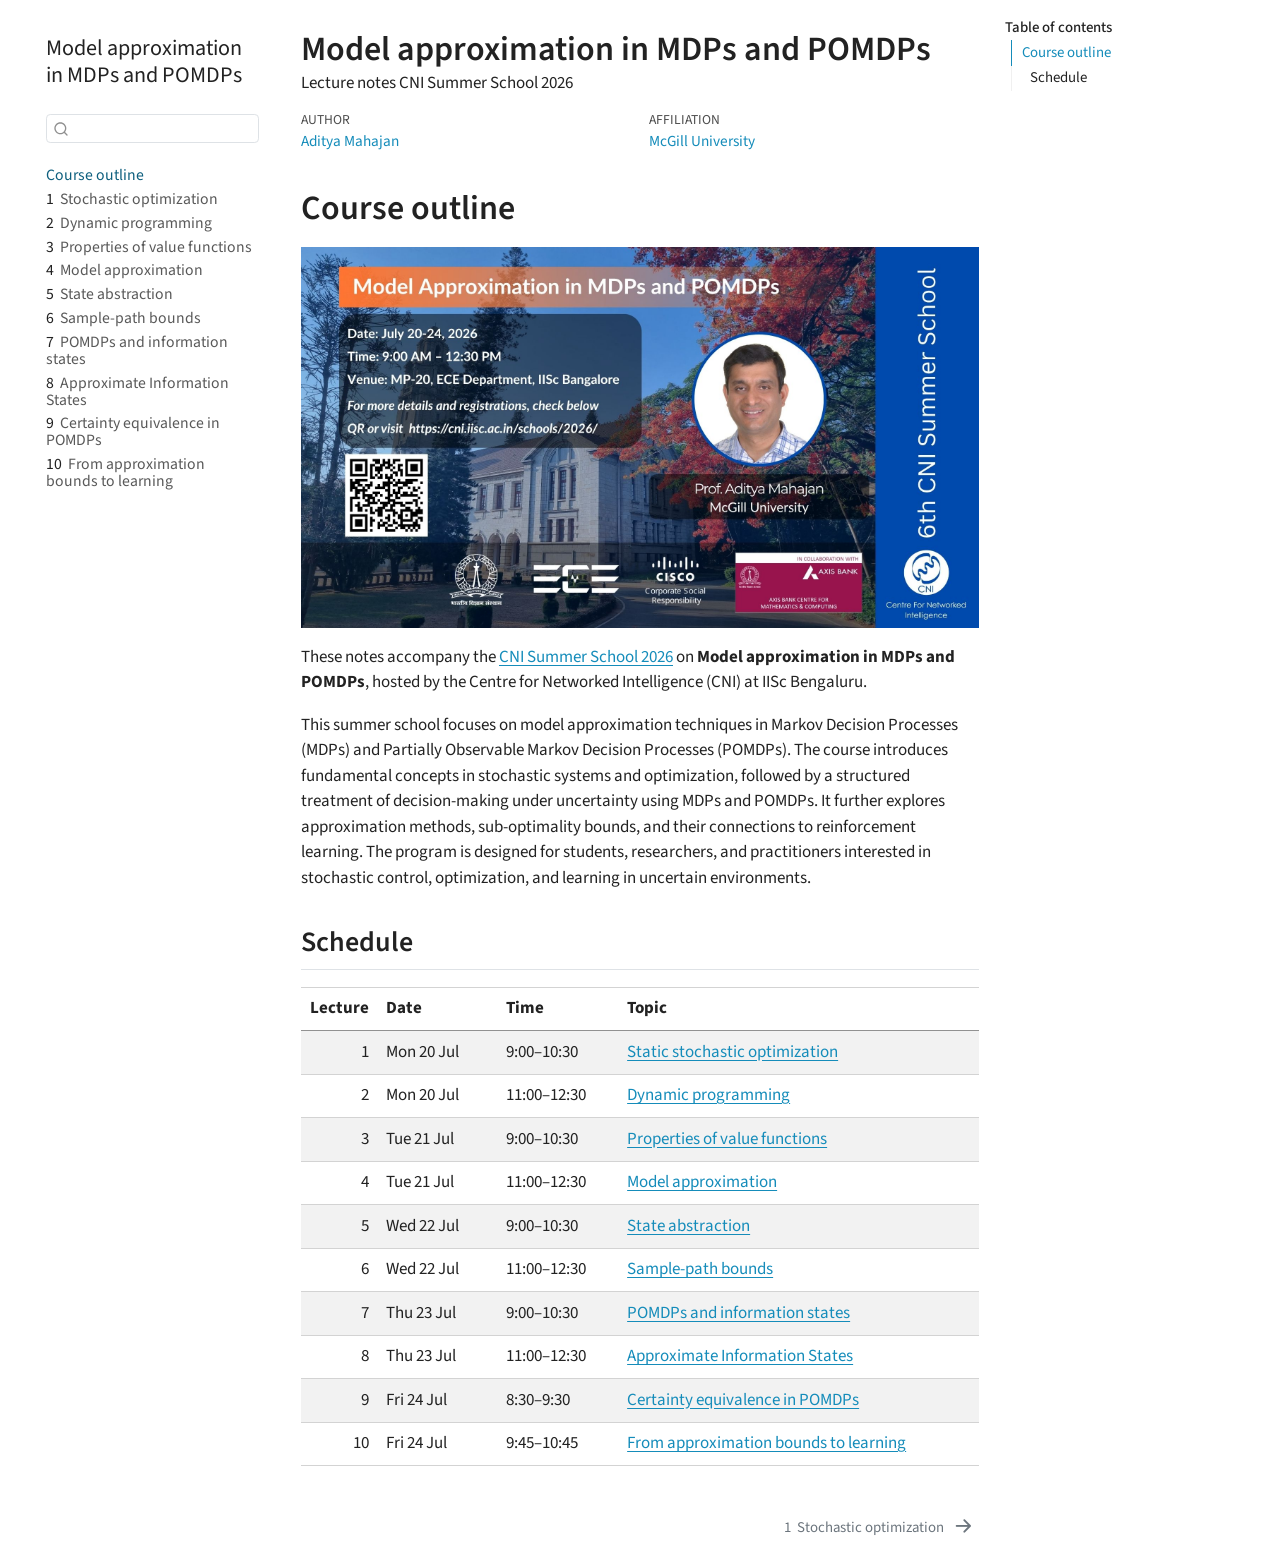
<file: index.html>
<!DOCTYPE html>
<html xmlns="http://www.w3.org/1999/xhtml" lang="en" xml:lang="en"><head>

<meta charset="utf-8">
<meta name="generator" content="quarto-1.10.19">

<meta name="viewport" content="width=device-width, initial-scale=1.0, user-scalable=yes">

<meta name="author" content="Aditya Mahajan">
<meta name="description" content="Lecture notes CNI Summer School 2026">

<title>Model approximation in MDPs and POMDPs</title>
<style>
/* Default styles provided by pandoc.
** See https://pandoc.org/MANUAL.html#variables-for-html for config info.
*/
span.smallcaps{font-variant: small-caps;}
div.columns{display: flex; gap: 1.5em;}
div.column{flex: auto;}
@media screen {
div.columns{gap: min(4vw, 1.5em);}
div.column{overflow-x: auto;}
}
div.hanging-indent{margin-left: 1.5em; text-indent: -1.5em;}
ul.task-list{list-style: none;}
ul.task-list li input[type="checkbox"] {
  width: 0.8em;
  margin: 0 0.8em 0.2em -1em; /* quarto-specific, see https://github.com/quarto-dev/quarto-cli/issues/4556 */ 
  vertical-align: middle;
}
</style>


<script src="site_libs/quarto-nav/quarto-nav.js"></script>
<script src="site_libs/quarto-nav/headroom.min.js"></script>
<script src="site_libs/clipboard/clipboard.min.js"></script>
<script src="site_libs/quarto-search/autocomplete.umd.js"></script>
<script src="site_libs/quarto-search/fuse.min.js"></script>
<script src="site_libs/quarto-search/quarto-search.js"></script>
<meta name="quarto:offset" content="./">
<link href="./lectures/static-optimization.html" rel="next">
<script src="site_libs/quarto-html/quarto.js" type="module"></script>
<script src="site_libs/quarto-html/tabsets/tabsets.js" type="module"></script>
<script src="site_libs/quarto-html/popper.min.js"></script>
<script src="site_libs/quarto-html/tippy.umd.min.js"></script>
<script src="site_libs/quarto-html/anchor.min.js"></script>
<link href="site_libs/quarto-html/tippy.css" rel="stylesheet">
<link href="site_libs/quarto-html/quarto-syntax-highlighting-bf27225e3a48a9273f3daa8f8e829971.css" rel="stylesheet" id="quarto-text-highlighting-styles">
<script src="site_libs/bootstrap/bootstrap.min.js"></script>
<link href="site_libs/bootstrap/bootstrap-icons.css" rel="stylesheet">
<link href="site_libs/bootstrap/bootstrap-6243d15666c14412e527da985cebddce.min.css" rel="stylesheet" append-hash="true" id="quarto-bootstrap" data-mode="light">
<script id="quarto-search-options" type="application/json">{
  "location": "sidebar",
  "copy-button": false,
  "collapse-after": 3,
  "panel-placement": "start",
  "type": "textbox",
  "limit": 50,
  "keyboard-shortcut": [
    "f",
    "/",
    "s"
  ],
  "show-item-context": false,
  "language": {
    "search-no-results-text": "No results",
    "search-matching-documents-text": "matching documents",
    "search-copy-link-title": "Copy link to search",
    "search-hide-matches-text": "Hide additional matches",
    "search-more-match-text": "more match in this document",
    "search-more-matches-text": "more matches in this document",
    "search-clear-button-title": "Clear",
    "search-text-placeholder": "",
    "search-detached-cancel-button-title": "Cancel",
    "search-submit-button-title": "Submit",
    "search-label": "Search"
  }
}</script>
<script>
// https://github.com/mathjax/MathJax/issues/2744#issuecomment-1658624747
// To fix the bug that uppercase unicode letters are shown in italic
window.MathJax = {
  loader: {
    load: ['[tex]/mathtools']
  },
  startup: {
    ready() {
      const {RANGES} = MathJax._.core.MmlTree.OperatorDictionary;
      const {TEXCLASS} = MathJax._.core.MmlTree.MmlNode;
      RANGES.splice(4, 1,
        [0x0370, 0x0385, TEXCLASS.ORD, 'mi'],
        [0x0386, 0x3AB, TEXCLASS.ORD, 'mi', 'normal'],
        [0x03AC, 0x1A20, TEXCLASS.ORD, 'mi']
      );
      MathJax.startup.defaultReady();
    }
  },
  tex: {
    packages: {'[+]': ['mathtools']},
    inlineMath: [ ['$','$'], ["\\(","\\)"] ],
    displayMath: [ ['$$','$$'], ["\\[","\\]"] ],
    processEscapes: true,
    tags: "ams",
    macros: {
      PR: "\\mathbb{P}",
      EXP: "\\mathbb{E}",
      LEXP: "\\mathbb{L}",
      "VAR": "\\operatorname{var}",
      COV: "\\operatorname{cov}",
      IND: "\\mathbb{1}",
      ONES: "\\mathbf{1}",
      reals: "\\mathbb{R}",
      integers: "\\mathbb{Z}",
      naturalnumbers: "\\mathbb{N}",
      BLANK: "\\mathfrak{E}",
      TRANS: "\\intercal",
      BELLMAN: "\\mathcal{B}",
      ENV: "\\mathcal{E}",
      DYNAMICS: "\\mathcal{P}",
      ADVANTAGE: "\\mathcal{A}",
      RICCATI: "\\mathcal{R}",
      GAIN: "\\mathcal{G}",
      GREEDY: "\\mathcal{G}",
      MISMATCH: "\\mathcal{D}",
      VEC: "\\operatorname{vec}",
      diag: "\\operatorname{diag}",
      ROWS: "\\operatorname{vec}",
      TR: "\\operatorname{Tr}",   
      SPAN: "\\operatorname{sp}",   
      DRE: "\\operatorname{DRE}",   
      DARE: "\\operatorname{DARE}",   
      LQR: "\\operatorname{LQR}",   
      ALPHABET: ["\\mathcal{#1}", 1],
      MATRIX: ["\\begin{bmatrix} #1 \\end{bmatrix}", 1],
      NORM: ["\\left\\lVert \\mathstrut #1 \\right\\rVert", 1],
      ABS: ["\\left\\lvert \\mathstrut #1 \\right\\rvert", 1],
      SIZE: ["\\left\\lvert \\mathstrut \\ALPHABET #1 \\right\\rvert", 1],
      GRAD: "\\nabla",
      IP: ["\\left\\langle #1, #2 \\right\\rangle", 2]
    },
  },
  options: {
    ignoreHtmlClass: 'tex2jax_ignore',
    processHtmlClass: 'tex2jax_process'
  },
};
</script>
<script async="" data-id="101261731" src="//static.getclicky.com/js"></script>


<link rel="stylesheet" href="lectures/local.css">
</head>

<body class="nav-sidebar floating quarto-light">

<div id="quarto-search-results"></div>
  <header id="quarto-header" class="headroom fixed-top">
  <nav class="quarto-secondary-nav">
    <div class="container-fluid d-flex">
      <button type="button" class="quarto-btn-toggle btn" data-bs-toggle="collapse" role="button" data-bs-target=".quarto-sidebar-collapse-item" aria-controls="quarto-sidebar" aria-expanded="false" aria-label="Toggle sidebar navigation" onclick="if (window.quartoToggleHeadroom) { window.quartoToggleHeadroom(); }">
        <i class="bi bi-layout-text-sidebar-reverse"></i>
      </button>
        <nav class="quarto-page-breadcrumbs" aria-label="breadcrumb"><ol class="breadcrumb"><li class="breadcrumb-item"><a href="./index.html">Course outline</a></li></ol></nav>
        <a class="flex-grow-1" role="navigation" data-bs-toggle="collapse" data-bs-target=".quarto-sidebar-collapse-item" aria-controls="quarto-sidebar" aria-expanded="false" aria-label="Toggle sidebar navigation" onclick="if (window.quartoToggleHeadroom) { window.quartoToggleHeadroom(); }">      
        </a>
      <button type="button" class="btn quarto-search-button" aria-label="Search" onclick="window.quartoOpenSearch();">
        <i class="bi bi-search"></i>
      </button>
    </div>
  </nav>
</header>
<!-- content -->
<div id="quarto-content" class="quarto-container page-columns page-rows-contents page-layout-article">
<!-- sidebar -->
  <nav id="quarto-sidebar" class="sidebar collapse collapse-horizontal quarto-sidebar-collapse-item sidebar-navigation floating overflow-auto">
    <div class="pt-lg-2 mt-2 text-left sidebar-header">
    <div class="sidebar-title mb-0 py-0">
      <a href="./">Model approximation in MDPs and POMDPs</a> 
    </div>
      </div>
        <div class="mt-2 flex-shrink-0 align-items-center">
        <div class="sidebar-search">
        <div id="quarto-search" class="" title="Search"></div>
        </div>
        </div>
    <div class="sidebar-menu-container"> 
    <ul class="list-unstyled mt-1">
        <li class="sidebar-item">
  <div class="sidebar-item-container"> 
  <a href="./index.html" class="sidebar-item-text sidebar-link active">
 <span class="menu-text">Course outline</span></a>
  </div>
</li>
        <li class="sidebar-item">
  <div class="sidebar-item-container"> 
  <a href="./lectures/static-optimization.html" class="sidebar-item-text sidebar-link">
 <span class="menu-text"><span class="chapter-number">1</span>&nbsp; <span class="chapter-title">Stochastic optimization</span></span></a>
  </div>
</li>
        <li class="sidebar-item">
  <div class="sidebar-item-container"> 
  <a href="./lectures/dynamic-programming.html" class="sidebar-item-text sidebar-link">
 <span class="menu-text"><span class="chapter-number">2</span>&nbsp; <span class="chapter-title">Dynamic programming</span></span></a>
  </div>
</li>
        <li class="sidebar-item">
  <div class="sidebar-item-container"> 
  <a href="./lectures/MDP-properties.html" class="sidebar-item-text sidebar-link">
 <span class="menu-text"><span class="chapter-number">3</span>&nbsp; <span class="chapter-title">Properties of value functions</span></span></a>
  </div>
</li>
        <li class="sidebar-item">
  <div class="sidebar-item-container"> 
  <a href="./lectures/model-approximation.html" class="sidebar-item-text sidebar-link">
 <span class="menu-text"><span class="chapter-number">4</span>&nbsp; <span class="chapter-title">Model approximation</span></span></a>
  </div>
</li>
        <li class="sidebar-item">
  <div class="sidebar-item-container"> 
  <a href="./lectures/state-abstraction.html" class="sidebar-item-text sidebar-link">
 <span class="menu-text"><span class="chapter-number">5</span>&nbsp; <span class="chapter-title">State abstraction</span></span></a>
  </div>
</li>
        <li class="sidebar-item">
  <div class="sidebar-item-container"> 
  <a href="./lectures/sample-path-bounds.html" class="sidebar-item-text sidebar-link">
 <span class="menu-text"><span class="chapter-number">6</span>&nbsp; <span class="chapter-title">Sample-path bounds</span></span></a>
  </div>
</li>
        <li class="sidebar-item">
  <div class="sidebar-item-container"> 
  <a href="./lectures/pomdps.html" class="sidebar-item-text sidebar-link">
 <span class="menu-text"><span class="chapter-number">7</span>&nbsp; <span class="chapter-title">POMDPs and information states</span></span></a>
  </div>
</li>
        <li class="sidebar-item">
  <div class="sidebar-item-container"> 
  <a href="./lectures/ais.html" class="sidebar-item-text sidebar-link">
 <span class="menu-text"><span class="chapter-number">8</span>&nbsp; <span class="chapter-title">Approximate Information States</span></span></a>
  </div>
</li>
        <li class="sidebar-item">
  <div class="sidebar-item-container"> 
  <a href="./lectures/certainty-equivalence.html" class="sidebar-item-text sidebar-link">
 <span class="menu-text"><span class="chapter-number">9</span>&nbsp; <span class="chapter-title">Certainty equivalence in POMDPs</span></span></a>
  </div>
</li>
        <li class="sidebar-item">
  <div class="sidebar-item-container"> 
  <a href="./lectures/learning.html" class="sidebar-item-text sidebar-link">
 <span class="menu-text"><span class="chapter-number">10</span>&nbsp; <span class="chapter-title">From approximation bounds to learning</span></span></a>
  </div>
</li>
    </ul>
    </div>
</nav>
<div id="quarto-sidebar-glass" class="quarto-sidebar-collapse-item" data-bs-toggle="collapse" data-bs-target=".quarto-sidebar-collapse-item"></div>
<!-- margin-sidebar -->
    <div id="quarto-margin-sidebar" class="sidebar margin-sidebar">
        <nav id="TOC" role="doc-toc" class="toc-active">
    <h2 id="toc-title">Table of contents</h2>
   
  <ul>
  <li><a href="#course-outline" id="toc-course-outline" class="nav-link active" data-scroll-target="#course-outline">Course outline</a>
  <ul class="collapse">
  <li><a href="#schedule" id="toc-schedule" class="nav-link" data-scroll-target="#schedule">Schedule</a></li>
  </ul></li>
  </ul>
</nav>
    </div>
<!-- main -->
<main class="content" id="quarto-document-content">

<header id="title-block-header" class="quarto-title-block default">
<div class="quarto-title">
<h1 class="title">Model approximation in MDPs and POMDPs</h1>
</div>

<div>
  <div class="description">
    Lecture notes CNI Summer School 2026
  </div>
</div>

<div class="quarto-title-meta-author">
  <div class="quarto-title-meta-heading">Author</div>
  <div class="quarto-title-meta-heading">Affiliation</div>
  
    <div class="quarto-title-meta-contents">
    <p class="author"><a href="https://adityam.github.io">Aditya Mahajan</a> </p>
  </div>
  <div class="quarto-title-meta-contents">
        <p class="affiliation">
            <a href="https://www.mcgill.ca/ece">
            McGill University
            </a>
          </p>
      </div>
  </div>

<div class="quarto-title-meta">

      
  
    
  </div>
  


</header>


<section id="course-outline" class="level1 unnumbered">
<h1 class="unnumbered">Course outline</h1>
<p><img src="static/img/SummerSchool2026Poster.png" class="img-fluid" alt="CNI Summer School 2026 poster"></p>
<p>These notes accompany the <a href="https://cni.iisc.ac.in/schools/2026/">CNI Summer School 2026</a> on <strong>Model approximation in MDPs and POMDPs</strong>, hosted by the Centre for Networked Intelligence (CNI) at IISc Bengaluru.</p>
<p>This summer school focuses on model approximation techniques in Markov Decision Processes (MDPs) and Partially Observable Markov Decision Processes (POMDPs). The course introduces fundamental concepts in stochastic systems and optimization, followed by a structured treatment of decision-making under uncertainty using MDPs and POMDPs. It further explores approximation methods, sub-optimality bounds, and their connections to reinforcement learning. The program is designed for students, researchers, and practitioners interested in stochastic control, optimization, and learning in uncertain environments.</p>
<section id="schedule" class="level2 unnumbered">
<h2 class="unnumbered anchored" data-anchor-id="schedule">Schedule</h2>
<table class="table-striped caption-top table">
<colgroup>
<col style="width: 10%">
<col style="width: 18%">
<col style="width: 18%">
<col style="width: 54%">
</colgroup>
<thead>
<tr class="header">
<th style="text-align: right;">Lecture</th>
<th style="text-align: left;">Date</th>
<th style="text-align: left;">Time</th>
<th style="text-align: left;">Topic</th>
</tr>
</thead>
<tbody>
<tr class="odd">
<td style="text-align: right;">1</td>
<td style="text-align: left;">Mon 20 Jul</td>
<td style="text-align: left;">9:00–10:30</td>
<td style="text-align: left;"><a href="./lectures/static-optimization.html">Static stochastic optimization</a></td>
</tr>
<tr class="even">
<td style="text-align: right;">2</td>
<td style="text-align: left;">Mon 20 Jul</td>
<td style="text-align: left;">11:00–12:30</td>
<td style="text-align: left;"><a href="./lectures/dynamic-programming.html">Dynamic programming</a></td>
</tr>
<tr class="odd">
<td style="text-align: right;">3</td>
<td style="text-align: left;">Tue 21 Jul</td>
<td style="text-align: left;">9:00–10:30</td>
<td style="text-align: left;"><a href="./lectures/MDP-properties.html">Properties of value functions</a></td>
</tr>
<tr class="even">
<td style="text-align: right;">4</td>
<td style="text-align: left;">Tue 21 Jul</td>
<td style="text-align: left;">11:00–12:30</td>
<td style="text-align: left;"><a href="./lectures/model-approximation.html">Model approximation</a></td>
</tr>
<tr class="odd">
<td style="text-align: right;">5</td>
<td style="text-align: left;">Wed 22 Jul</td>
<td style="text-align: left;">9:00–10:30</td>
<td style="text-align: left;"><a href="./lectures/state-abstraction.html">State abstraction</a></td>
</tr>
<tr class="even">
<td style="text-align: right;">6</td>
<td style="text-align: left;">Wed 22 Jul</td>
<td style="text-align: left;">11:00–12:30</td>
<td style="text-align: left;"><a href="./lectures/sample-path-bounds.html">Sample-path bounds</a></td>
</tr>
<tr class="odd">
<td style="text-align: right;">7</td>
<td style="text-align: left;">Thu 23 Jul</td>
<td style="text-align: left;">9:00–10:30</td>
<td style="text-align: left;"><a href="./lectures/pomdps.html">POMDPs and information states</a></td>
</tr>
<tr class="even">
<td style="text-align: right;">8</td>
<td style="text-align: left;">Thu 23 Jul</td>
<td style="text-align: left;">11:00–12:30</td>
<td style="text-align: left;"><a href="./lectures/ais.html">Approximate Information States</a></td>
</tr>
<tr class="odd">
<td style="text-align: right;">9</td>
<td style="text-align: left;">Fri 24 Jul</td>
<td style="text-align: left;">8:30–9:30</td>
<td style="text-align: left;"><a href="./lectures/certainty-equivalence.html">Certainty equivalence in POMDPs</a></td>
</tr>
<tr class="even">
<td style="text-align: right;">10</td>
<td style="text-align: left;">Fri 24 Jul</td>
<td style="text-align: left;">9:45–10:45</td>
<td style="text-align: left;"><a href="./lectures/learning.html">From approximation bounds to learning</a></td>
</tr>
</tbody>
</table>


</section>
</section>

</main> <!-- /main -->
<script id="quarto-html-after-body" type="application/javascript">
  window.document.addEventListener("DOMContentLoaded", function (event) {
    const icon = "";
    const anchorJS = new window.AnchorJS();
    anchorJS.options = {
      placement: 'right',
      icon: icon
    };
    anchorJS.add('.anchored');
    const isCodeAnnotation = (el) => {
      for (const clz of el.classList) {
        if (clz.startsWith('code-annotation-')) {                     
          return true;
        }
      }
      return false;
    }
    const onCopySuccess = function(e) {
      // button target
      const button = e.trigger;
      // don't keep focus
      button.blur();
      // flash "checked"
      button.classList.add('code-copy-button-checked');
      var currentTitle = button.getAttribute("title");
      button.setAttribute("title", "Copied!");
      let tooltip;
      if (window.bootstrap) {
        button.setAttribute("data-bs-toggle", "tooltip");
        button.setAttribute("data-bs-placement", "left");
        button.setAttribute("data-bs-title", "Copied!");
        tooltip = new bootstrap.Tooltip(button, 
          { trigger: "manual", 
            customClass: "code-copy-button-tooltip",
            offset: [0, -8]});
        tooltip.show();    
      }
      setTimeout(function() {
        if (tooltip) {
          tooltip.hide();
          button.removeAttribute("data-bs-title");
          button.removeAttribute("data-bs-toggle");
          button.removeAttribute("data-bs-placement");
        }
        button.setAttribute("title", currentTitle);
        button.classList.remove('code-copy-button-checked');
      }, 1000);
      // clear code selection
      e.clearSelection();
    }
    const getTextToCopy = function(trigger) {
      const outerScaffold = trigger.parentElement.cloneNode(true);
      const codeEl = outerScaffold.querySelector('code');
      for (const childEl of codeEl.children) {
        if (isCodeAnnotation(childEl)) {
          childEl.remove();
        }
      }
      return codeEl.innerText;
    }
    const clipboard = new window.ClipboardJS('.code-copy-button:not([data-in-quarto-modal])', {
      text: getTextToCopy
    });
    clipboard.on('success', onCopySuccess);
    if (window.document.getElementById('quarto-embedded-source-code-modal')) {
      const clipboardModal = new window.ClipboardJS('.code-copy-button[data-in-quarto-modal]', {
        text: getTextToCopy,
        container: window.document.getElementById('quarto-embedded-source-code-modal')
      });
      clipboardModal.on('success', onCopySuccess);
    }
      var localhostRegex = new RegExp(/^(?:http|https):\/\/localhost\:?[0-9]*\//);
      var mailtoRegex = new RegExp(/^mailto:/);
        var filterRegex = new RegExp("https:\/\/adityam\.github\.io\/AIS-course\/");
      var isInternal = (href) => {
          return filterRegex.test(href) || localhostRegex.test(href) || mailtoRegex.test(href);
      }
      // Inspect non-navigation links and adorn them if external
     var links = window.document.querySelectorAll('a[href]:not(.nav-link):not(.navbar-brand):not(.toc-action):not(.sidebar-link):not(.sidebar-item-toggle):not(.pagination-link):not(.no-external):not([aria-hidden]):not(.dropdown-item):not(.quarto-navigation-tool):not(.about-link)');
      for (var i=0; i<links.length; i++) {
        const link = links[i];
        if (!isInternal(link.href)) {
          // undo the damage that might have been done by quarto-nav.js in the case of
          // links that we want to consider external
          if (link.dataset.originalHref !== undefined) {
            link.href = link.dataset.originalHref;
          }
        }
      }
    function tippyHover(el, contentFn, onTriggerFn, onUntriggerFn) {
      const config = {
        allowHTML: true,
        maxWidth: 500,
        delay: 100,
        arrow: false,
        appendTo: function(el) {
            return el.parentElement;
        },
        interactive: true,
        interactiveBorder: 10,
        theme: 'quarto',
        placement: 'bottom-start',
      };
      if (contentFn) {
        config.content = contentFn;
      }
      if (onTriggerFn) {
        config.onTrigger = onTriggerFn;
      }
      if (onUntriggerFn) {
        config.onUntrigger = onUntriggerFn;
      }
      window.tippy(el, config); 
    }
    const noterefs = window.document.querySelectorAll('a[role="doc-noteref"]');
    for (var i=0; i<noterefs.length; i++) {
      const ref = noterefs[i];
      tippyHover(ref, function() {
        // use id or data attribute instead here
        let href = ref.getAttribute('data-footnote-href') || ref.getAttribute('href');
        try { href = new URL(href).hash; } catch {}
        const id = href.replace(/^#\/?/, "");
        const note = window.document.getElementById(id);
        if (note) {
          return note.innerHTML;
        } else {
          return "";
        }
      });
    }
    const xrefs = window.document.querySelectorAll('a.quarto-xref');
    const processXRef = (id, note) => {
      // Strip column container classes
      const stripColumnClz = (el) => {
        el.classList.remove("page-full", "page-columns");
        if (el.children) {
          for (const child of el.children) {
            stripColumnClz(child);
          }
        }
      }
      stripColumnClz(note)
      if (id === null || id.startsWith('sec-')) {
        // Special case sections, only their first couple elements
        const container = document.createElement("div");
        if (note.children && note.children.length > 2) {
          container.appendChild(note.children[0].cloneNode(true));
          for (let i = 1; i < note.children.length; i++) {
            const child = note.children[i];
            if (child.tagName === "P" && child.innerText === "") {
              continue;
            } else {
              container.appendChild(child.cloneNode(true));
              break;
            }
          }
          if (window.Quarto?.typesetMath) {
            window.Quarto.typesetMath(container);
          }
          return container.innerHTML
        } else {
          if (window.Quarto?.typesetMath) {
            window.Quarto.typesetMath(note);
          }
          return note.innerHTML;
        }
      } else {
        // Remove any anchor links if they are present
        const anchorLink = note.querySelector('a.anchorjs-link');
        if (anchorLink) {
          anchorLink.remove();
        }
        if (window.Quarto?.typesetMath) {
          window.Quarto.typesetMath(note);
        }
        if (note.classList.contains("callout")) {
          return note.outerHTML;
        } else {
          return note.innerHTML;
        }
      }
    }
    for (var i=0; i<xrefs.length; i++) {
      const xref = xrefs[i];
      tippyHover(xref, undefined, function(instance) {
        instance.disable();
        let url = xref.getAttribute('href');
        let hash = undefined; 
        if (url.startsWith('#')) {
          hash = url;
        } else {
          try { hash = new URL(url).hash; } catch {}
        }
        if (hash) {
          const id = hash.replace(/^#\/?/, "");
          const note = window.document.getElementById(id);
          if (note !== null) {
            try {
              const html = processXRef(id, note.cloneNode(true));
              instance.setContent(html);
            } finally {
              instance.enable();
              instance.show();
            }
          } else {
            // See if we can fetch this
            fetch(url.split('#')[0])
            .then(res => res.text())
            .then(html => {
              const parser = new DOMParser();
              const htmlDoc = parser.parseFromString(html, "text/html");
              const note = htmlDoc.getElementById(id);
              if (note !== null) {
                const html = processXRef(id, note);
                instance.setContent(html);
              } 
            }).finally(() => {
              instance.enable();
              instance.show();
            });
          }
        } else {
          // See if we can fetch a full url (with no hash to target)
          // This is a special case and we should probably do some content thinning / targeting
          fetch(url)
          .then(res => res.text())
          .then(html => {
            const parser = new DOMParser();
            const htmlDoc = parser.parseFromString(html, "text/html");
            const note = htmlDoc.querySelector('main.content');
            if (note !== null) {
              // This should only happen for chapter cross references
              // (since there is no id in the URL)
              // remove the first header
              if (note.children.length > 0 && note.children[0].tagName === "HEADER") {
                note.children[0].remove();
              }
              const html = processXRef(null, note);
              instance.setContent(html);
            } 
          }).finally(() => {
            instance.enable();
            instance.show();
          });
        }
      }, function(instance) {
      });
    }
        let selectedAnnoteEl;
        const selectorForAnnotation = ( cell, annotation) => {
          let cellAttr = 'data-code-cell="' + cell + '"';
          let lineAttr = 'data-code-annotation="' +  annotation + '"';
          const selector = 'span[' + cellAttr + '][' + lineAttr + ']';
          return selector;
        }
        const selectCodeLines = (annoteEl) => {
          const doc = window.document;
          const targetCell = annoteEl.getAttribute("data-target-cell");
          const targetAnnotation = annoteEl.getAttribute("data-target-annotation");
          const annoteSpan = window.document.querySelector(selectorForAnnotation(targetCell, targetAnnotation));
          const lines = annoteSpan.getAttribute("data-code-lines").split(",");
          const lineIds = lines.map((line) => {
            return targetCell + "-" + line;
          })
          let top = null;
          let height = null;
          let parent = null;
          if (lineIds.length > 0) {
              //compute the position of the single el (top and bottom and make a div)
              const el = window.document.getElementById(lineIds[0]);
              top = el.offsetTop;
              height = el.offsetHeight;
              parent = el.parentElement.parentElement;
            if (lineIds.length > 1) {
              const lastEl = window.document.getElementById(lineIds[lineIds.length - 1]);
              const bottom = lastEl.offsetTop + lastEl.offsetHeight;
              height = bottom - top;
            }
            if (top !== null && height !== null && parent !== null) {
              // cook up a div (if necessary) and position it 
              let div = window.document.getElementById("code-annotation-line-highlight");
              if (div === null) {
                div = window.document.createElement("div");
                div.setAttribute("id", "code-annotation-line-highlight");
                div.style.position = 'absolute';
                parent.appendChild(div);
              }
              div.style.top = top - 2 + "px";
              div.style.height = height + 4 + "px";
              div.style.left = 0;
              let gutterDiv = window.document.getElementById("code-annotation-line-highlight-gutter");
              if (gutterDiv === null) {
                gutterDiv = window.document.createElement("div");
                gutterDiv.setAttribute("id", "code-annotation-line-highlight-gutter");
                gutterDiv.style.position = 'absolute';
                const codeCell = window.document.getElementById(targetCell);
                const gutter = codeCell.querySelector('.code-annotation-gutter');
                gutter.appendChild(gutterDiv);
              }
              gutterDiv.style.top = top - 2 + "px";
              gutterDiv.style.height = height + 4 + "px";
            }
            selectedAnnoteEl = annoteEl;
          }
        };
        const unselectCodeLines = () => {
          const elementsIds = ["code-annotation-line-highlight", "code-annotation-line-highlight-gutter"];
          elementsIds.forEach((elId) => {
            const div = window.document.getElementById(elId);
            if (div) {
              div.remove();
            }
          });
          selectedAnnoteEl = undefined;
        };
          // Handle positioning of the toggle
      window.addEventListener(
        "resize",
        throttle(() => {
          elRect = undefined;
          if (selectedAnnoteEl) {
            selectCodeLines(selectedAnnoteEl);
          }
        }, 10)
      );
      function throttle(fn, ms) {
      let throttle = false;
      let timer;
        return (...args) => {
          if(!throttle) { // first call gets through
              fn.apply(this, args);
              throttle = true;
          } else { // all the others get throttled
              if(timer) clearTimeout(timer); // cancel #2
              timer = setTimeout(() => {
                fn.apply(this, args);
                timer = throttle = false;
              }, ms);
          }
        };
      }
        // Attach click handler to the DT
        const annoteDls = window.document.querySelectorAll('dt[data-target-cell]');
        for (const annoteDlNode of annoteDls) {
          annoteDlNode.addEventListener('click', (event) => {
            const clickedEl = event.target;
            if (clickedEl !== selectedAnnoteEl) {
              unselectCodeLines();
              const activeEl = window.document.querySelector('dt[data-target-cell].code-annotation-active');
              if (activeEl) {
                activeEl.classList.remove('code-annotation-active');
              }
              selectCodeLines(clickedEl);
              clickedEl.classList.add('code-annotation-active');
            } else {
              // Unselect the line
              unselectCodeLines();
              clickedEl.classList.remove('code-annotation-active');
            }
          });
        }
    const findCites = (el) => {
      const parentEl = el.parentElement;
      if (parentEl) {
        const cites = parentEl.dataset.cites;
        if (cites) {
          return {
            el,
            cites: cites.split(' ')
          };
        } else {
          return findCites(el.parentElement)
        }
      } else {
        return undefined;
      }
    };
    var bibliorefs = window.document.querySelectorAll('a[role="doc-biblioref"]');
    for (var i=0; i<bibliorefs.length; i++) {
      const ref = bibliorefs[i];
      const citeInfo = findCites(ref);
      if (citeInfo) {
        tippyHover(citeInfo.el, function() {
          var popup = window.document.createElement('div');
          citeInfo.cites.forEach(function(cite) {
            var citeDiv = window.document.createElement('div');
            citeDiv.classList.add('hanging-indent');
            citeDiv.classList.add('csl-entry');
            var biblioDiv = window.document.getElementById('ref-' + cite);
            if (biblioDiv) {
              citeDiv.innerHTML = biblioDiv.innerHTML;
            }
            popup.appendChild(citeDiv);
          });
          return popup.innerHTML;
        });
      }
    }
  });
  </script>
<nav class="page-navigation">
  <div class="nav-page nav-page-previous">
  </div>
  <div class="nav-page nav-page-next">
      <a href="./lectures/static-optimization.html" class="pagination-link" aria-label="Stochastic optimization">
        <span class="nav-page-text"><span class="chapter-number">1</span>&nbsp; <span class="chapter-title">Stochastic optimization</span></span> <i class="bi bi-arrow-right-short"></i>
      </a>
  </div>
</nav>
</div> <!-- /content -->




</body></html>
</file>
<file: site_libs/quarto-html/tippy.css>
.tippy-box[data-animation=fade][data-state=hidden]{opacity:0}[data-tippy-root]{max-width:calc(100vw - 10px)}.tippy-box{position:relative;background-color:#333;color:#fff;border-radius:4px;font-size:14px;line-height:1.4;white-space:normal;outline:0;transition-property:transform,visibility,opacity}.tippy-box[data-placement^=top]>.tippy-arrow{bottom:0}.tippy-box[data-placement^=top]>.tippy-arrow:before{bottom:-7px;left:0;border-width:8px 8px 0;border-top-color:initial;transform-origin:center top}.tippy-box[data-placement^=bottom]>.tippy-arrow{top:0}.tippy-box[data-placement^=bottom]>.tippy-arrow:before{top:-7px;left:0;border-width:0 8px 8px;border-bottom-color:initial;transform-origin:center bottom}.tippy-box[data-placement^=left]>.tippy-arrow{right:0}.tippy-box[data-placement^=left]>.tippy-arrow:before{border-width:8px 0 8px 8px;border-left-color:initial;right:-7px;transform-origin:center left}.tippy-box[data-placement^=right]>.tippy-arrow{left:0}.tippy-box[data-placement^=right]>.tippy-arrow:before{left:-7px;border-width:8px 8px 8px 0;border-right-color:initial;transform-origin:center right}.tippy-box[data-inertia][data-state=visible]{transition-timing-function:cubic-bezier(.54,1.5,.38,1.11)}.tippy-arrow{width:16px;height:16px;color:#333}.tippy-arrow:before{content:"";position:absolute;border-color:transparent;border-style:solid}.tippy-content{position:relative;padding:5px 9px;z-index:1}
</file>
<file: site_libs/quarto-html/quarto-syntax-highlighting-bf27225e3a48a9273f3daa8f8e829971.css>
/* quarto syntax highlight colors */
:root {
  --quarto-hl-ot-color: #003B4F;
  --quarto-hl-at-color: #657422;
  --quarto-hl-ss-color: #20794D;
  --quarto-hl-an-color: #5E5E5E;
  --quarto-hl-fu-color: #4758AB;
  --quarto-hl-st-color: #20794D;
  --quarto-hl-cf-color: #003B4F;
  --quarto-hl-op-color: #5E5E5E;
  --quarto-hl-er-color: #AD0000;
  --quarto-hl-bn-color: #AD0000;
  --quarto-hl-al-color: #AD0000;
  --quarto-hl-va-color: #111111;
  --quarto-hl-bu-color: inherit;
  --quarto-hl-ex-color: inherit;
  --quarto-hl-pp-color: #AD0000;
  --quarto-hl-in-color: #5E5E5E;
  --quarto-hl-vs-color: #20794D;
  --quarto-hl-wa-color: #5E5E5E;
  --quarto-hl-do-color: #5E5E5E;
  --quarto-hl-im-color: #00769E;
  --quarto-hl-ch-color: #20794D;
  --quarto-hl-dt-color: #AD0000;
  --quarto-hl-fl-color: #AD0000;
  --quarto-hl-co-color: #5E5E5E;
  --quarto-hl-cv-color: #5E5E5E;
  --quarto-hl-cn-color: #8f5902;
  --quarto-hl-sc-color: #5E5E5E;
  --quarto-hl-dv-color: #AD0000;
  --quarto-hl-kw-color: #003B4F;
}

/* other quarto variables */
:root {
  --quarto-font-monospace: SFMono-Regular, Menlo, Monaco, Consolas, "Liberation Mono", "Courier New", monospace;
}

/* syntax highlight based on Pandoc's rules */
pre > code.sourceCode > span {
  color: #003B4F;
}

code.sourceCode > span {
  color: #003B4F;
}

div.sourceCode,
div.sourceCode pre.sourceCode {
  color: #003B4F;
}

/* Normal */
code span {
  color: #003B4F;
}

/* Alert */
code span.al {
  color: #AD0000;
  font-style: inherit;
}

/* Annotation */
code span.an {
  color: #5E5E5E;
  font-style: inherit;
}

/* Attribute */
code span.at {
  color: #657422;
  font-style: inherit;
}

/* BaseN */
code span.bn {
  color: #AD0000;
  font-style: inherit;
}

/* BuiltIn */
code span.bu {
  font-style: inherit;
}

/* ControlFlow */
code span.cf {
  color: #003B4F;
  font-weight: bold;
  font-style: inherit;
}

/* Char */
code span.ch {
  color: #20794D;
  font-style: inherit;
}

/* Constant */
code span.cn {
  color: #8f5902;
  font-style: inherit;
}

/* Comment */
code span.co {
  color: #5E5E5E;
  font-style: inherit;
}

/* CommentVar */
code span.cv {
  color: #5E5E5E;
  font-style: italic;
}

/* Documentation */
code span.do {
  color: #5E5E5E;
  font-style: italic;
}

/* DataType */
code span.dt {
  color: #AD0000;
  font-style: inherit;
}

/* DecVal */
code span.dv {
  color: #AD0000;
  font-style: inherit;
}

/* Error */
code span.er {
  color: #AD0000;
  font-style: inherit;
}

/* Extension */
code span.ex {
  font-style: inherit;
}

/* Float */
code span.fl {
  color: #AD0000;
  font-style: inherit;
}

/* Function */
code span.fu {
  color: #4758AB;
  font-style: inherit;
}

/* Import */
code span.im {
  color: #00769E;
  font-style: inherit;
}

/* Information */
code span.in {
  color: #5E5E5E;
  font-style: inherit;
}

/* Keyword */
code span.kw {
  color: #003B4F;
  font-weight: bold;
  font-style: inherit;
}

/* Operator */
code span.op {
  color: #5E5E5E;
  font-style: inherit;
}

/* Other */
code span.ot {
  color: #003B4F;
  font-style: inherit;
}

/* Preprocessor */
code span.pp {
  color: #AD0000;
  font-style: inherit;
}

/* SpecialChar */
code span.sc {
  color: #5E5E5E;
  font-style: inherit;
}

/* SpecialString */
code span.ss {
  color: #20794D;
  font-style: inherit;
}

/* String */
code span.st {
  color: #20794D;
  font-style: inherit;
}

/* Variable */
code span.va {
  color: #111111;
  font-style: inherit;
}

/* VerbatimString */
code span.vs {
  color: #20794D;
  font-style: inherit;
}

/* Warning */
code span.wa {
  color: #5E5E5E;
  font-style: italic;
}

.prevent-inlining {
  content: "</";
}

/*# sourceMappingURL=8be38f48d34c45af72792cbd699585e7.css.map */
</file>
<file: lectures/local.css>
/* Inventory trees: shrink to fit the column, but never enlarge past intrinsic SVG size. */
.quarto-figure img[src*="inventory-tree"],
figure img[src*="inventory-tree"],
img[src*="inventory-tree"] {
  max-width: 100%;
  width: auto;
  height: auto;
}

/* Yellow highlight (same family as tree .hi fills) */
mark, .mark {
  background-color: #fff59d;
  padding: 0.1em 0.15em;
  border-radius: 0.15em;
}

/* Match stochastic-control course theorem boxes
   (static/css/style.scss uses Bootstrap $secondary / $dark). */
.theorem:not(.exercise):not(.example) {
  display: block;
  padding-top: 1em;
  padding-left: 0.5em;
  padding-right: 0.5em;
  padding-bottom: 0.5em;
  border: 1px solid #343a40;
  background-color: #e9ecef;
}
</file>
